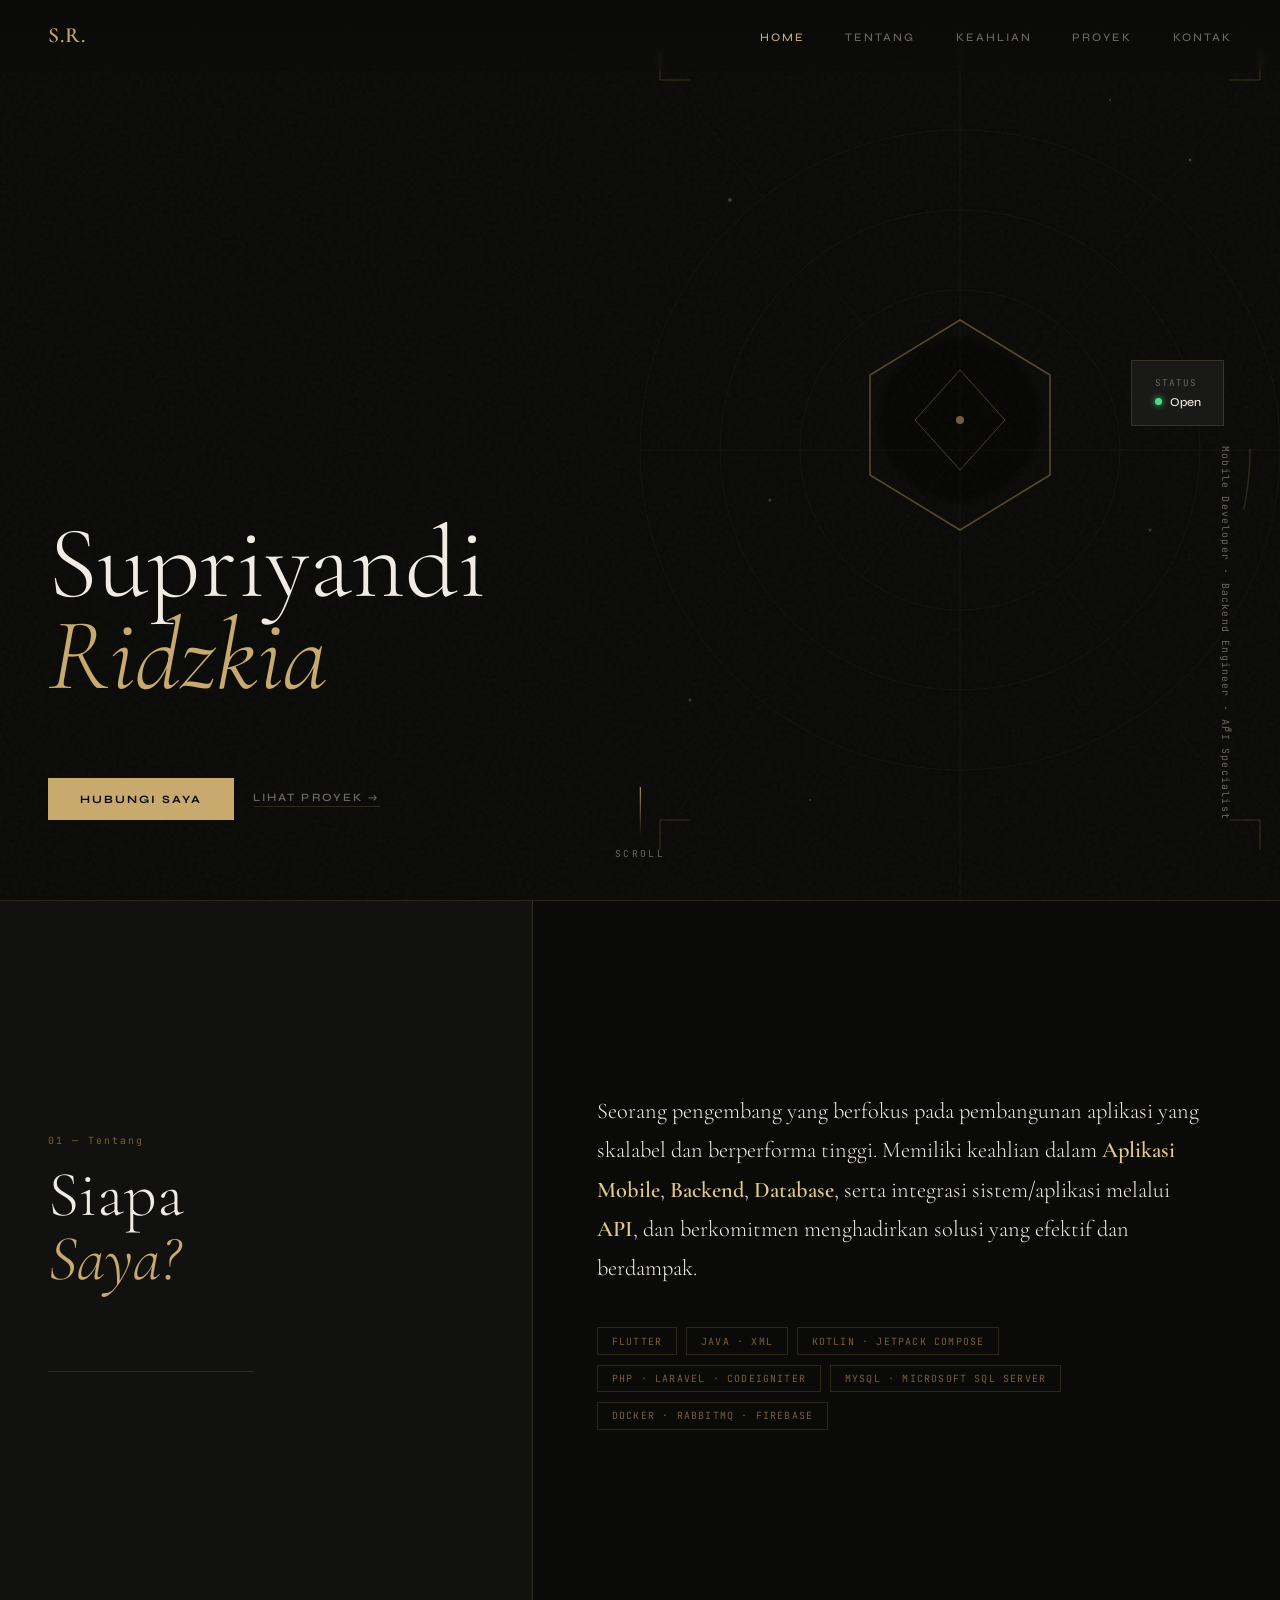
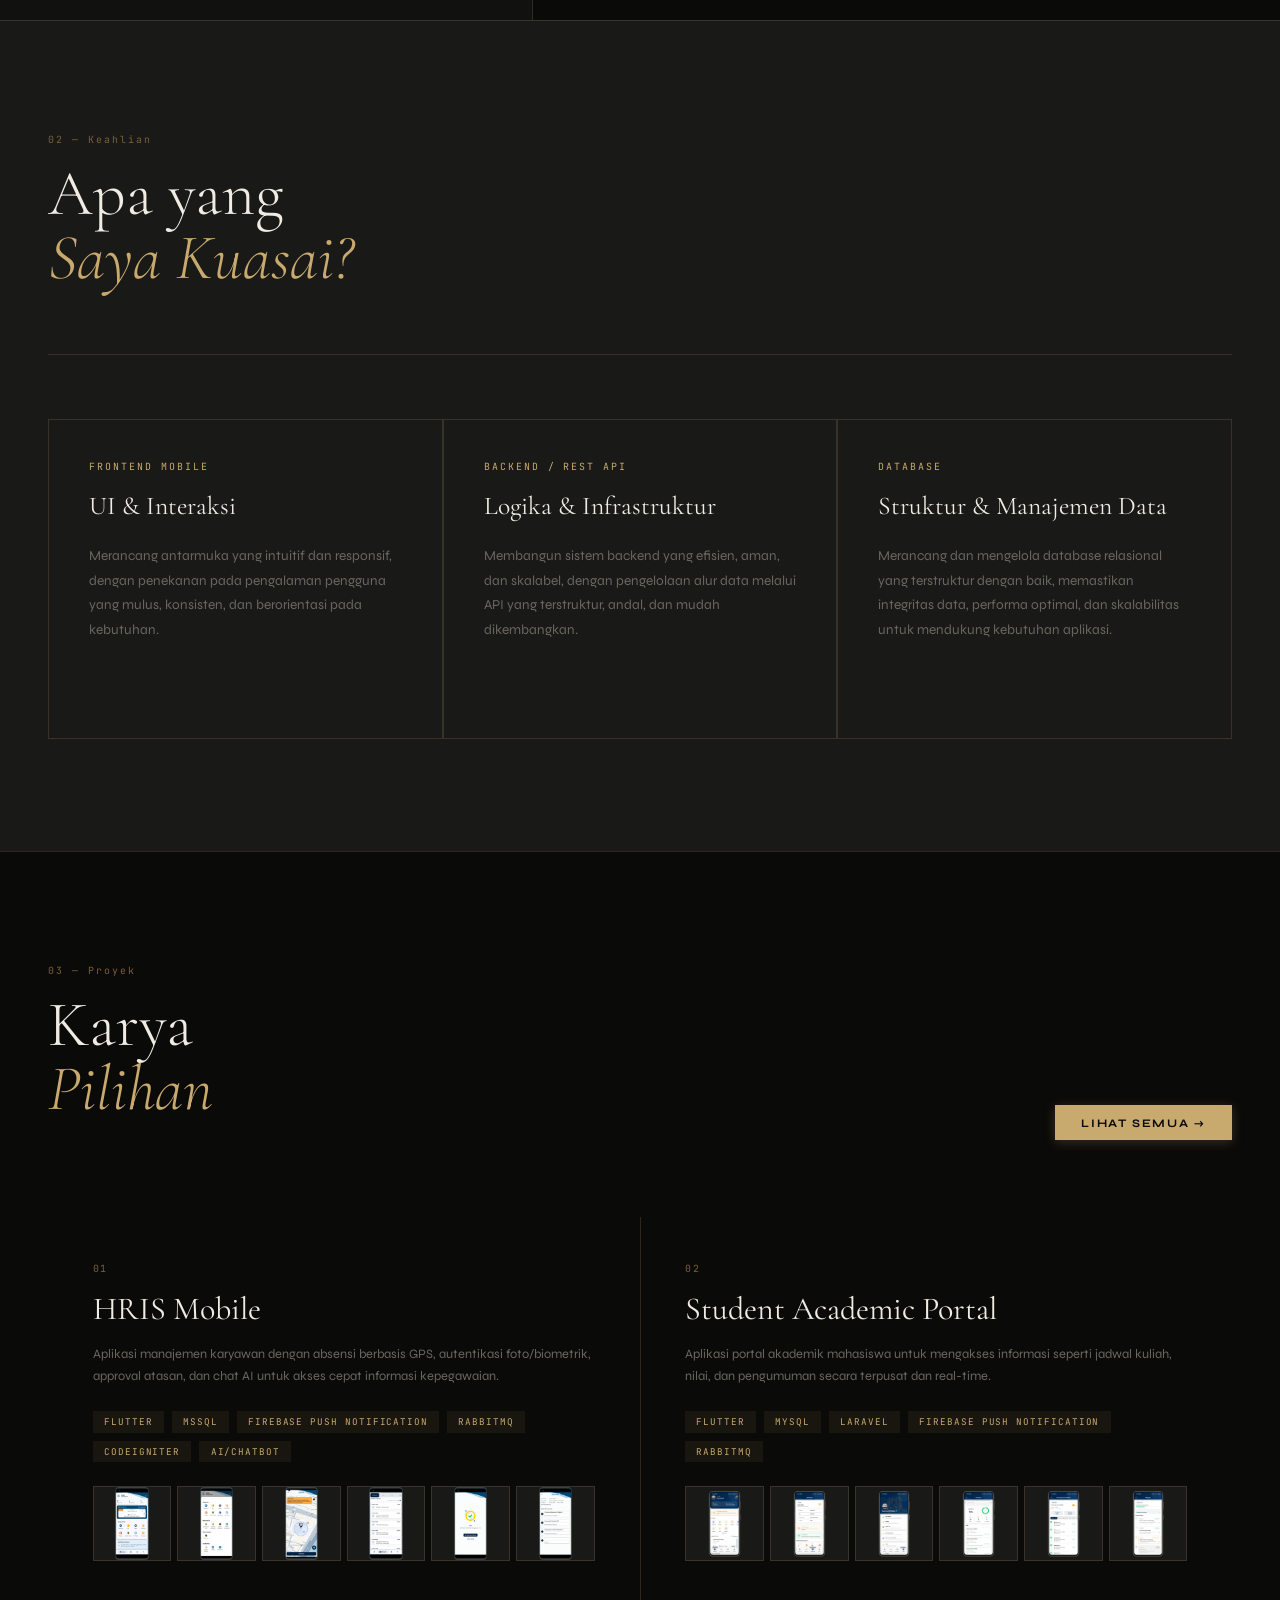
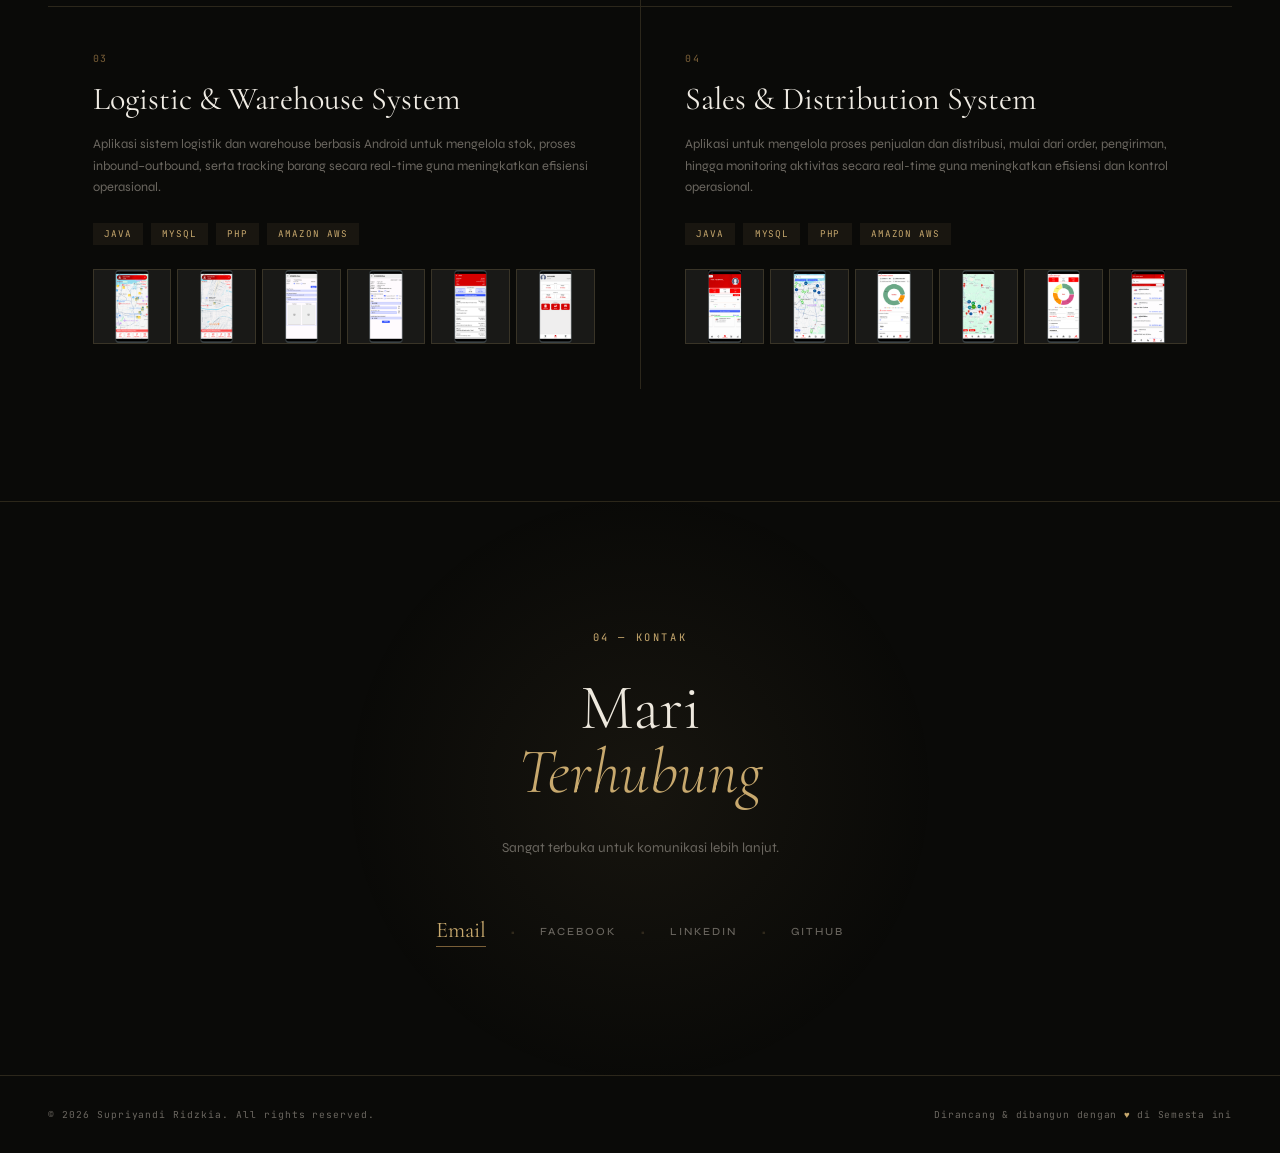
<file: index.html>
<!DOCTYPE html>
<html lang="id">
<head>
  <meta charset="UTF-8" />
  <meta name="viewport" content="width=device-width, initial-scale=1.0" />
  <title>Surpiyandi Ridzkia</title>
  <link rel="preconnect" href="https://fonts.googleapis.com" />
  <link rel="preconnect" href="https://fonts.gstatic.com" crossorigin />
  <link href="https://fonts.googleapis.com/css2?family=Cormorant+Garamond:ital,wght@0,300;0,400;0,600;0,700;1,300;1,400&family=Syne:wght@400;500;600;700;800&family=JetBrains+Mono:wght@300;400&display=swap" rel="stylesheet" />

  <link rel="stylesheet" href="assets/css/index2.css">
</head>
<body>

  <!-- CURSOR -->
  <div class="cursor" id="cursor"></div>
  <div class="cursor-ring" id="cursorRing"></div>

  <!-- NAV -->
  <div class="nav-overlay" id="navOverlay"></div>
  <nav>
    <a href="#hero" class="nav-logo">S.R<em style="font-style:normal;color:var(--gold)">.</em></a>
    <button class="nav-toggle" id="navToggle" aria-label="Menu">
      <span></span><span></span><span></span>
    </button>
    <ul class="nav-links" id="navLinks">
      <li><a href="#hero">Home</a></li>
      <li><a href="#about">Tentang</a></li>
      <li><a href="#skills">Keahlian</a></li>
      <li><a href="#projects">Proyek</a></li>
      <li><a href="#contact">Kontak</a></li>
    </ul>
  </nav>

  <!-- ========= HERO ========= -->
  <section id="hero">
    <div class="hero-left">
      <h1 class="hero-name">
        Supriyandi<br/><em>Ridzkia</em>
      </h1>
      <p class="hero-tagline">
        
      </p>
      <div class="hero-cta">
        <a href="#contact" class="btn-primary">Hubungi Saya</a>
        <a href="projects.html" class="btn-ghost">Lihat Proyek →</a>
      </div>
    </div>

    <div class="hero-right">
      <div class="hero-art">
        <!-- Decorative geometric art -->
        <svg viewBox="0 0 700 900" xmlns="http://www.w3.org/2000/svg" preserveAspectRatio="xMidYMid slice">
          <!-- Background circles -->
          <circle cx="350" cy="450" r="320" fill="none" stroke="rgba(200,169,110,0.06)" stroke-width="1"/>
          <circle cx="350" cy="450" r="240" fill="none" stroke="rgba(200,169,110,0.06)" stroke-width="1"/>
          <circle cx="350" cy="450" r="160" fill="none" stroke="rgba(200,169,110,0.06)" stroke-width="1"/>

          <!-- Animated arc -->
          <circle cx="350" cy="450" r="290" fill="none" stroke="rgba(200,169,110,0.18)" stroke-width="1.5"
                  stroke-dasharray="60 1760"
                  style="animation: rotate 18s linear infinite; transform-origin:350px 450px;"/>

          <!-- Grid lines -->
          <line x1="0" y1="450" x2="700" y2="450" stroke="rgba(200,169,110,0.06)" stroke-width="1"/>
          <line x1="350" y1="0" x2="350" y2="900" stroke="rgba(200,169,110,0.06)" stroke-width="1"/>

          <!-- Diagonal accent lines -->
          <line x1="0" y1="0" x2="700" y2="900" stroke="rgba(200,169,110,0.04)" stroke-width="1"/>
          <line x1="700" y1="0" x2="0" y2="900" stroke="rgba(200,169,110,0.04)" stroke-width="1"/>

          <!-- Central floating element -->
          <g style="animation: float 5s ease-in-out infinite; transform-origin: 350px 450px;">
            <!-- Hexagon outline -->
            <polygon points="350,320 440,375 440,475 350,530 260,475 260,375"
                     fill="none" stroke="rgba(200,169,110,0.4)" stroke-width="1.5"/>
            <!-- Inner diamond -->
            <polygon points="350,370 395,420 350,470 305,420"
                     fill="none" stroke="rgba(200,169,110,0.5)" stroke-width="1"/>
            <!-- Center dot -->
            <circle cx="350" cy="420" r="4" fill="#c8a96e" opacity="0.8"/>
          </g>

          <!-- Corner ornaments -->
          <g opacity="0.25" stroke="#c8a96e" stroke-width="1" fill="none">
            <path d="M50,50 L50,80 L80,80"/>
            <path d="M650,50 L650,80 L620,80"/>
            <path d="M50,850 L50,820 L80,820"/>
            <path d="M650,850 L650,820 L620,820"/>
          </g>

          <!-- Scattered small dots -->
          <g fill="#c8a96e" opacity="0.3">
            <circle cx="120" cy="200" r="2"/>
            <circle cx="580" cy="160" r="1.5"/>
            <circle cx="80"  cy="700" r="1.5"/>
            <circle cx="620" cy="730" r="2"/>
            <circle cx="200" cy="800" r="1"/>
            <circle cx="500" cy="100" r="1"/>
            <circle cx="160" cy="500" r="1.5"/>
            <circle cx="540" cy="530" r="1.5"/>
          </g>

          <!-- Glowing accent circle -->
          <circle cx="350" cy="420" r="80" fill="radial-gradient(circle, rgba(200,169,110,0.1) 0%, transparent 70%)"
                  opacity="0.3" style="filter: blur(2px);"/>
        </svg>
      </div>

      <!-- Floating status badge -->
      <div class="hero-badge hero-badge-status">
        <div class="hero-badge-label">STATUS</div>
        <div class="hero-badge-value">
          <span class="hero-badge-dot"></span>
          <span>Open</span>
        </div>
      </div>
    </div>

    <div class="hero-scroll-hint">
      <div class="scroll-line"></div>
      <span class="scroll-label">Scroll</span>
    </div>
    <div class="hero-counter">Mobile Developer · Backend Engineer · API Specialist</div>
  </section>

  <!-- ========= ABOUT ========= -->
  <section id="about">
    <div class="about-left reveal">
      <p class="section-number">01 — Tentang</p>
      <h2 class="section-title">
        Siapa<br/><em>Saya?</em>
      </h2>
      <div class="about-stats">
        <div class="stat reveal reveal-delay-1">
        </div>
      </div>
    </div>

    <div class="about-right reveal">
      <p class="about-body">
        Seorang pengembang yang berfokus pada pembangunan aplikasi yang skalabel dan berperforma tinggi. Memiliki keahlian dalam <strong>Aplikasi Mobile</strong>, <strong>Backend</strong>, <strong>Database</strong>, serta integrasi sistem/aplikasi melalui <strong>API</strong>, dan berkomitmen menghadirkan solusi yang efektif dan berdampak.
      </p>
      <div class="about-tags">
        <span class="tag">Flutter</span>
        <span class="tag">Java · XML</span>
        <span class="tag">Kotlin · Jetpack Compose</span>
        <span class="tag">PHP · Laravel · CodeIgniter</span>
        <span class="tag">MySQL · Microsoft SQL Server</span>
        <span class="tag">Docker · RabbitMQ · Firebase</span>
      </div>
    </div>
  </section>

  <!-- ========= SKILLS ========= -->
  <section id="skills">
    <div class="skills-header reveal">
      <div>
        <p class="section-number">02 — Keahlian</p>
        <h2 class="section-title">Apa yang<br/><em>Saya Kuasai?</em></h2>
      </div>
    </div>

    <div class="skills-grid">
      <div class="skill-category reveal reveal-delay-1">
        <p class="skill-cat-label">Frontend Mobile</p>
        <h3 class="skill-cat-title">UI &amp; Interaksi</h3>
        <p class="contact-sub reveal reveal-delay-1">Merancang antarmuka yang intuitif dan responsif, dengan penekanan pada pengalaman pengguna yang mulus, konsisten, dan berorientasi pada kebutuhan.</p>
      </div>

      <div class="skill-category reveal reveal-delay-2">
        <p class="skill-cat-label">Backend / REST API</p>
        <h3 class="skill-cat-title">Logika &amp; Infrastruktur</h3>
        <p class="contact-sub reveal reveal-delay-1">Membangun sistem backend yang efisien, aman, dan skalabel, dengan pengelolaan alur data melalui API yang terstruktur, andal, dan mudah dikembangkan.</p>
      </div>

      <div class="skill-category reveal reveal-delay-3">
        <p class="skill-cat-label">Database</p>
        <h3 class="skill-cat-title">Struktur &amp; Manajemen Data</h3>
        <p class="contact-sub reveal reveal-delay-1">Merancang dan mengelola database relasional yang terstruktur dengan baik, memastikan integritas data, performa optimal, dan skalabilitas untuk mendukung kebutuhan aplikasi.</p>
      </div>
    </div>
  </section>

  <!-- ========= PROJECTS ========= -->
  <section id="projects">
    <div class="projects-header reveal">
      <div>
        <p class="section-number">03 — Proyek</p>
        <h2 class="section-title">Karya<br/><em>Pilihan</em></h2>
      </div>
      <a href="projects.html" class="btn-ghost--prominent" style="margin-bottom:0.8rem;">Lihat Semua →</a>
    </div>

    <div class="project-grid">

      <!-- Project 1 -->
      <a href="project-detail.html?id=1" class="project-card reveal reveal-delay-1">
        <p class="project-num">01</p>
        <h3 class="project-title">HRIS Mobile</h3>
        <p class="project-desc">Aplikasi manajemen karyawan dengan absensi berbasis GPS, autentikasi foto/biometrik, approval atasan, dan chat AI untuk akses cepat informasi kepegawaian.</p>
        <div class="project-stack" style="margin-bottom:1.5rem;">
          <span class="stack-pill">Flutter</span>
          <span class="stack-pill">MSSQL</span>
          <span class="stack-pill">Firebase Push Notification</span>
          <span class="stack-pill">RabbitMQ</span>
          <span class="stack-pill">CodeIgniter</span>
          <span class="stack-pill">AI/Chatbot</span>
        </div>
        <div class="project-thumbs" data-project-id="1" style="margin-top:1.5rem;"></div>
      </a>

      <!-- Project 2 -->
      <a href="project-detail.html?id=2" class="project-card reveal reveal-delay-2">
        <p class="project-num">02</p>
        <h3 class="project-title">Student Academic Portal</h3>
        <p class="project-desc">Aplikasi portal akademik mahasiswa untuk mengakses informasi seperti jadwal kuliah, nilai, dan pengumuman secara terpusat dan real-time.</p>
        <div class="project-stack" style="margin-bottom:1.5rem;">
          <span class="stack-pill">Flutter</span>
          <span class="stack-pill">MySQL</span>
          <span class="stack-pill">Laravel</span>
          <span class="stack-pill">Firebase Push Notification</span>
          <span class="stack-pill">RabbitMQ</span>
        </div>
        <div class="project-thumbs" data-project-id="2" style="margin-top:1.5rem;"></div>
      </a>

      <!-- Project 3 -->
      <a href="project-detail.html?id=3" class="project-card reveal reveal-delay-2">
        <p class="project-num">03</p>
        <h3 class="project-title">Logistic & Warehouse System</h3>
        <p class="project-desc">Aplikasi sistem logistik dan warehouse berbasis Android untuk mengelola stok, proses inbound–outbound, serta tracking barang secara real-time guna meningkatkan efisiensi operasional.</p>
        <div class="project-stack" style="margin-bottom:1.5rem;">
          <span class="stack-pill">JAVA</span>
          <span class="stack-pill">MySQL</span>
          <span class="stack-pill">PHP</span>
          <span class="stack-pill">Amazon AWS</span>
        </div>
        <div class="project-thumbs" data-project-id="3" style="margin-top:1.5rem;"></div>
      </a>

      <!-- Project 4 -->
      <a href="project-detail.html?id=4" class="project-card reveal reveal-delay-2">
        <p class="project-num">04</p>
        <h3 class="project-title">Sales & Distribution System</h3>
        <p class="project-desc">Aplikasi untuk mengelola proses penjualan dan distribusi, mulai dari order, pengiriman, hingga monitoring aktivitas secara real-time guna meningkatkan efisiensi dan kontrol operasional.</p>
        <div class="project-stack" style="margin-bottom:1.5rem;">
          <span class="stack-pill">JAVA</span>
          <span class="stack-pill">MySQL</span>
          <span class="stack-pill">PHP</span>
          <span class="stack-pill">Amazon AWS</span>
        </div>
        <div class="project-thumbs" data-project-id="4" style="margin-top:1.5rem;"></div>
      </a>

    </div>

    <script>
      document.querySelectorAll('.project-thumbs[data-project-id]').forEach(function(container) {
        var pid = container.getAttribute('data-project-id');
        (function probe(n) {
          if (n > 6) return;
          var img = new Image();
          img.onload = function() {
            var thumb = document.createElement('div');
            thumb.className = 'project-thumb';
            var el = document.createElement('img');
            el.className = 'pv-svg';
            el.src = img.src;
            el.alt = 'Screenshot ' + n;
            el.loading = 'lazy';
            thumb.appendChild(el);
            container.appendChild(thumb);
            probe(n + 1);
          };
          img.onerror = function() {};
          img.src = 'assets/img/proyek/' + pid + '/' + n + '.png';
        })(1);
      });
    </script>
  </section>

  <!-- ========= CONTACT ========= -->
  <section id="contact">
    <p class="contact-label">04 — Kontak</p>
    <h2 class="section-title">Mari<br/><em>Terhubung</em></h2>
    <p class="contact-sub reveal reveal-delay-1">
      Sangat terbuka untuk komunikasi lebih lanjut.
    </p>
    <div class="contact-links reveal reveal-delay-2">
      <a href="mailto:lionelyayan@gmail.com" class="contact-email">Email</a>
      <span class="contact-divider">·</span>
      <a href="https://facebook.com/lionelyayan" class="social-link" target="_blank">Facebook</a>
      <span class="contact-divider">·</span>
      <a href="https://www.linkedin.com/in/lionelyayan" class="social-link" target="_blank">LinkedIn</a>
      <span class="contact-divider">·</span>
      <a href="https://github.com/lionelyayan" class="social-link" target="_blank">GitHub</a>
    </div>
  </section>

  <!-- FOOTER -->
  <footer>
    <p class="footer-copy">© 2026 Supriyandi Ridzkia. All rights reserved.</p>
    <p class="footer-made">Dirancang &amp; dibangun dengan <span>♥</span> di Semesta ini</p>
  </footer>

  <script src="assets/js/index2.js"></script>
</body>
</html>
</file>
<file: assets/css/index2.css>
/* ===== RESET & BASE ===== */
*,
*::before,
*::after {
  box-sizing: border-box;
  margin: 0;
  padding: 0;
}

:root {
  --bg: #0a0a08;
  --bg2: #111110;
  --bg3: #191917;
  --gold: #c8a96e;
  --gold-light: #e2c98a;
  --gold-dim: #7a5f38;
  --white: #f0ece4;
  --muted: #6b6760;
  --border: rgba(200, 169, 110, 0.18);

  --font-display: 'Cormorant Garamond', Georgia, serif;
  --font-ui: 'Syne', sans-serif;
  --font-mono: 'JetBrains Mono', monospace;
}

html {
  scroll-behavior: smooth;
}

body {
  background: var(--bg);
  color: var(--white);
  font-family: var(--font-ui);
  overflow-x: hidden;
  cursor: default;
}

/* ===== CUSTOM CURSOR ===== */
.cursor {
  width: 6px;
  height: 6px;
  background: var(--gold);
  border-radius: 50%;
  position: fixed;
  top: 0;
  left: 0;
  pointer-events: none;
  z-index: 9999;
  will-change: transform;
}

.cursor-ring {
  width: 28px;
  height: 28px;
  border: 1px solid var(--gold);
  border-radius: 50%;
  position: fixed;
  top: 0;
  left: 0;
  pointer-events: none;
  z-index: 9998;
  will-change: transform;
  opacity: 0.5;
}

/* ===== NOISE OVERLAY ===== */
body::before {
  content: '';
  position: fixed;
  inset: 0;
  background-image: url("data:image/svg+xml,%3Csvg viewBox='0 0 256 256' xmlns='http://www.w3.org/2000/svg'%3E%3Cfilter id='n'%3E%3CfeTurbulence type='fractalNoise' baseFrequency='0.9' numOctaves='4' stitchTiles='stitch'/%3E%3C/filter%3E%3Crect width='100%25' height='100%25' filter='url(%23n)' opacity='1'/%3E%3C/svg%3E");
  opacity: 0.035;
  pointer-events: none;
  z-index: 0;
}

/* ===== NAV ===== */
nav {
  position: fixed;
  top: 0;
  left: 0;
  right: 0;
  display: flex;
  justify-content: space-between;
  align-items: center;
  padding: 1.4rem 3rem;
  z-index: 100;
  background: linear-gradient(to bottom, rgba(10, 10, 8, 0.95) 0%, transparent 100%);
  backdrop-filter: blur(2px);
}

.nav-logo {
  font-family: var(--font-display);
  font-size: 1.35rem;
  font-weight: 600;
  color: var(--gold);
  letter-spacing: 0.04em;
  text-decoration: none;
}

.nav-links {
  display: flex;
  gap: 2.5rem;
  list-style: none;
}

.nav-links a {
  font-size: 0.72rem;
  letter-spacing: 0.18em;
  text-transform: uppercase;
  color: var(--muted);
  text-decoration: none;
  transition: color 0.25s;
  font-weight: 500;
}

.nav-links a:hover {
  color: var(--gold-light);
}

.nav-overlay {
  position: fixed;
  inset: 0;
  background: rgba(0, 0, 0, 0.5);
  z-index: 99;
  opacity: 0;
  pointer-events: none;
  transition: opacity 0.35s ease;
}

.nav-overlay.open {
  opacity: 1;
  pointer-events: auto;
}

/* ===== HAMBURGER BUTTON ===== */
.nav-toggle {
  display: none;
  flex-direction: column;
  gap: 5px;
  background: none;
  border: none;
  cursor: pointer;
  padding: 4px;
  z-index: 101;
}

.nav-toggle span {
  display: block;
  width: 22px;
  height: 1.5px;
  background: var(--gold);
  transition: transform 0.3s, opacity 0.3s;
}

.nav-toggle.active span:nth-child(1) {
  transform: translateY(6.5px) rotate(45deg);
}

.nav-toggle.active span:nth-child(2) {
  opacity: 0;
}

.nav-toggle.active span:nth-child(3) {
  transform: translateY(-6.5px) rotate(-45deg);
}

/* ===== HERO ===== */
#hero {
  min-height: 100vh;
  display: grid;
  grid-template-columns: 1fr 1fr;
  position: relative;
  overflow: hidden;
}

.hero-left {
  display: flex;
  flex-direction: column;
  justify-content: flex-end;
  padding: 8rem 3rem 5rem 3rem;
  position: relative;
  z-index: 2;
}

.hero-eyebrow {
  font-family: var(--font-mono);
  font-size: 0.68rem;
  color: var(--gold);
  letter-spacing: 0.22em;
  text-transform: uppercase;
  margin-bottom: 1.4rem;
  opacity: 0;
  animation: fadeUp 0.8s 0.2s forwards;
}

.hero-name {
  font-family: var(--font-display);
  font-size: clamp(4rem, 8vw, 9rem);
  font-weight: 300;
  line-height: 0.9;
  color: var(--white);
  margin-bottom: 1.8rem;
  opacity: 0;
  animation: fadeUp 0.9s 0.4s forwards;
}

.hero-name em {
  font-style: italic;
  color: var(--gold);
}

.hero-tagline {
  font-size: 0.85rem;
  color: var(--muted);
  max-width: 30ch;
  line-height: 1.75;
  letter-spacing: 0.04em;
  margin-bottom: 3rem;
  opacity: 0;
  animation: fadeUp 0.9s 0.6s forwards;
}

.hero-cta {
  display: flex;
  gap: 1.2rem;
  align-items: center;
  opacity: 0;
  animation: fadeUp 0.9s 0.8s forwards;
}

.btn-primary {
  background: var(--gold);
  color: var(--bg);
  font-family: var(--font-ui);
  font-size: 0.7rem;
  font-weight: 700;
  letter-spacing: 0.18em;
  text-transform: uppercase;
  padding: 0.9rem 2rem;
  text-decoration: none;
  transition: background 0.25s, transform 0.2s;
}

.btn-primary:hover {
  background: var(--gold-light);
  transform: translateY(-2px);
}

.btn-ghost {
  font-size: 0.7rem;
  font-weight: 600;
  letter-spacing: 0.18em;
  text-transform: uppercase;
  color: var(--muted);
  text-decoration: none;
  border-bottom: 1px solid var(--border);
  padding-bottom: 0.1rem;
  transition: color 0.25s, border-color 0.25s;
}

.btn-ghost:hover {
  color: var(--gold);
  border-color: var(--gold);
}

/* Prominent variant for "Lihat Semua" in projects header */
.btn-ghost--prominent {
  font-size: 0.72rem;
  font-weight: 700;
  color: var(--bg);
  background: var(--gold);
  border: 1px solid var(--gold);
  border-bottom: none;
  padding: 0.65rem 1.6rem;
  letter-spacing: 0.14em;
  text-transform: uppercase;
  text-decoration: none;
  display: inline-flex;
  align-items: center;
  gap: 0.5rem;
  transition: background 0.25s, color 0.25s, transform 0.2s, box-shadow 0.25s;
  box-shadow: 0 2px 12px rgba(200, 169, 110, 0.25);
}

.btn-ghost--prominent:hover {
  background: var(--gold-light);
  color: var(--bg);
  transform: translateY(-2px);
  box-shadow: 0 4px 20px rgba(200, 169, 110, 0.35);
}

.hero-right {
  position: relative;
  display: flex;
  align-items: center;
  justify-content: center;
  overflow: hidden;
}

/* Abstract geometric art for hero right */
.hero-art {
  position: absolute;
  inset: 0;
  opacity: 0;
  animation: fadeIn 1.5s 0.3s forwards;
}

.hero-art svg {
  width: 100%;
  height: 100%;
}

/* Hero floating badges */
.hero-badge {
  position: absolute;
  opacity: 0;
}

.hero-badge-label {
  font-family: var(--font-mono);
  font-size: 0.58rem;
  color: var(--muted);
  letter-spacing: 0.12em;
  margin-bottom: 0.35rem;
}

.hero-badge-status {
  top: 40%;
  right: 3.5rem;
  background: var(--bg3);
  border: 1px solid var(--border);
  padding: 1rem 1.4rem;
  animation: fadeUp 0.8s 1s forwards;
}

.hero-badge-value {
  display: flex;
  align-items: center;
  gap: 0.5rem;
  font-size: 0.75rem;
  color: var(--white);
  font-weight: 500;
}

.hero-badge-dot {
  width: 7px;
  height: 7px;
  border-radius: 50%;
  background: #4ade80;
  box-shadow: 0 0 6px #4ade80;
  flex-shrink: 0;
}

.hero-badge-year {
  bottom: 5rem;
  left: 3rem;
  animation: fadeIn 0.8s 1.2s forwards;
}

.hero-badge-year .hero-badge-label {
  letter-spacing: 0.15em;
}

.hero-badge-number {
  font-family: var(--font-display);
  font-size: 2.8rem;
  font-weight: 600;
  color: var(--gold);
  line-height: 1;
}

.hero-scroll-hint {
  position: absolute;
  bottom: 2.5rem;
  left: 50%;
  transform: translateX(-50%);
  display: flex;
  flex-direction: column;
  align-items: center;
  gap: 0.6rem;
  z-index: 2;
  opacity: 0;
  animation: fadeIn 1s 1.5s forwards;
}

.scroll-line {
  width: 1px;
  height: 50px;
  background: linear-gradient(to bottom, var(--gold), transparent);
  animation: scrollPulse 2s infinite;
}

.scroll-label {
  font-size: 0.6rem;
  letter-spacing: 0.25em;
  text-transform: uppercase;
  color: var(--muted);
  font-family: var(--font-mono);
}

/* Vertical text decoration */
.hero-counter {
  position: absolute;
  right: 3rem;
  bottom: 5rem;
  writing-mode: vertical-lr;
  font-family: var(--font-mono);
  font-size: 0.62rem;
  color: var(--muted);
  letter-spacing: 0.12em;
  opacity: 0;
  animation: fadeIn 1s 1.2s forwards;
}

/* ===== ABOUT ===== */
#about {
  display: grid;
  grid-template-columns: 1fr 1.4fr;
  min-height: 80vh;
  position: relative;
  border-top: 1px solid var(--border);
}

.about-left {
  padding: 6rem 3rem;
  background: var(--bg2);
  display: flex;
  flex-direction: column;
  justify-content: center;
  border-right: 1px solid var(--border);
  position: relative;
}

.section-number {
  font-family: var(--font-mono);
  font-size: 0.62rem;
  color: var(--gold-dim);
  letter-spacing: 0.2em;
  margin-bottom: 1rem;
}

.section-title {
  font-family: var(--font-display);
  font-size: clamp(2.5rem, 5vw, 5rem);
  font-weight: 300;
  line-height: 1;
  color: var(--white);
  margin-bottom: 2rem;
}

.section-title em {
  font-style: italic;
  color: var(--gold);
}

.about-stats {
  display: grid;
  grid-template-columns: 1fr 1fr;
  gap: 1.5rem;
  margin-top: 3rem;
}

.stat {
  border-top: 1px solid var(--border);
  padding-top: 1rem;
}

.stat-number {
  font-family: var(--font-display);
  font-size: 3rem;
  font-weight: 600;
  color: var(--gold);
  line-height: 1;
}

.stat-label {
  font-size: 0.65rem;
  letter-spacing: 0.14em;
  text-transform: uppercase;
  color: var(--muted);
  margin-top: 0.35rem;
}

.about-right {
  padding: 6rem 4rem;
  display: flex;
  flex-direction: column;
  justify-content: center;
}

.about-body {
  font-family: var(--font-display);
  font-size: 1.4rem;
  font-weight: 300;
  line-height: 1.75;
  color: var(--white);
  margin-bottom: 2.5rem;
}

.about-body strong {
  font-weight: 600;
  color: var(--gold-light);
}

.about-tags {
  display: flex;
  flex-wrap: wrap;
  gap: 0.6rem;
}

.tag {
  font-family: var(--font-mono);
  font-size: 0.62rem;
  letter-spacing: 0.12em;
  text-transform: uppercase;
  color: var(--gold-dim);
  border: 1px solid var(--border);
  padding: 0.4rem 0.85rem;
  transition: border-color 0.25s, color 0.25s;
}

.tag:hover {
  border-color: var(--gold);
  color: var(--gold);
}

/* ===== SKILLS ===== */
#skills {
  padding: 7rem 3rem;
  background: var(--bg3);
  border-top: 1px solid var(--border);
}

.skills-header {
  display: flex;
  justify-content: space-between;
  align-items: flex-end;
  margin-bottom: 4rem;
  padding-bottom: 2rem;
  border-bottom: 1px solid var(--border);
}

.skills-grid {
  display: grid;
  grid-template-columns: repeat(3, 1fr);
  gap: 0;
}

.skill-category {
  padding: 2.5rem;
  border: 1px solid var(--border);
  border-collapse: collapse;
  transition: background 0.3s;
  position: relative;
  overflow: hidden;
}

.skill-category::before {
  content: '';
  position: absolute;
  top: 0;
  left: 0;
  width: 3px;
  height: 0;
  background: var(--gold);
  transition: height 0.4s ease;
}

.skill-category:hover {
  background: rgba(200, 169, 110, 0.04);
}

.skill-category:hover::before {
  height: 100%;
}

.skill-cat-label {
  font-size: 0.62rem;
  letter-spacing: 0.2em;
  text-transform: uppercase;
  color: var(--gold);
  margin-bottom: 1.2rem;
  font-family: var(--font-mono);
}

.skill-cat-title {
  font-family: var(--font-display);
  font-size: 1.6rem;
  font-weight: 400;
  color: var(--white);
  margin-bottom: 1.5rem;
  line-height: 1.1;
}

.skill-list {
  list-style: none;
  display: flex;
  flex-direction: column;
  gap: 0.65rem;
}

.skill-list li {
  font-size: 0.8rem;
  color: var(--muted);
  display: flex;
  align-items: center;
  gap: 0.7rem;
  transition: color 0.2s;
}

.skill-list li:hover {
  color: var(--white);
}

.skill-list li::before {
  content: '\2014';
  color: var(--gold-dim);
  font-size: 0.6rem;
}

/* ===== PROJECTS ===== */
#projects {
  padding: 7rem 3rem;
  border-top: 1px solid var(--border);
}

.projects-header {
  display: grid;
  grid-template-columns: 1fr auto;
  align-items: flex-end;
  margin-bottom: 4rem;
}

.project-grid {
  display: grid;
  grid-template-columns: 1fr 1fr;
  gap: 1px;
  background: var(--border);
}

.project-card {
  background: var(--bg);
  padding: 2.8rem;
  position: relative;
  overflow: hidden;
  transition: background 0.3s;
  text-decoration: none;
  display: block;
}

.project-card:hover {
  background: var(--bg2);
}

.project-card::after {
  content: '\2197';
  position: absolute;
  top: 2.2rem;
  right: 2.2rem;
  font-size: 1.2rem;
  color: var(--gold);
  opacity: 0;
  transform: translateY(4px);
  transition: opacity 0.25s, transform 0.25s;
}

.project-card:hover::after {
  opacity: 1;
  transform: translateY(0);
}

.project-card.featured {
  grid-column: span 2;
  display: grid;
  grid-template-columns: 1fr 1fr;
  gap: 3rem;
  align-items: center;
}

.project-num {
  font-family: var(--font-mono);
  font-size: 0.62rem;
  color: var(--gold-dim);
  letter-spacing: 0.15em;
  margin-bottom: 1rem;
}

.project-title {
  font-family: var(--font-display);
  font-size: clamp(1.5rem, 2.5vw, 2.2rem);
  font-weight: 400;
  color: var(--white);
  line-height: 1.15;
  margin-bottom: 1rem;
}

.project-desc {
  font-size: 0.8rem;
  color: var(--muted);
  line-height: 1.7;
  margin-bottom: 1.5rem;
}

.project-stack {
  display: flex;
  flex-wrap: wrap;
  gap: 0.5rem;
}

.stack-pill {
  font-family: var(--font-mono);
  font-size: 0.58rem;
  letter-spacing: 0.1em;
  text-transform: uppercase;
  color: var(--gold);
  background: rgba(200, 169, 110, 0.08);
  padding: 0.3rem 0.7rem;
}

.project-visual {
  height: 180px;
  background: var(--bg3);
  border: 1px solid var(--border);
  display: flex;
  align-items: center;
  justify-content: center;
  position: relative;
  overflow: hidden;
}

.project-visual-large {
  height: 220px;
  background: var(--bg3);
  border: 1px solid var(--border);
  display: flex;
  align-items: center;
  justify-content: center;
  overflow: hidden;
}

/* Project visuals (SVG + img) */
.pv-svg {
  width: 100%;
  height: 100%;
  object-fit: cover;
}

/* Project thumbnail strip (projects page) */
.project-thumbs {
  display: flex;
  gap: 6px;
}

.project-thumb {
  flex: 1 1 0;
  min-width: 0;
  height: 75px;
  border: 1px solid var(--border);
  background: var(--bg3);
  overflow: hidden;
  display: flex;
  align-items: center;
  justify-content: center;
  transition: border-color 0.25s;
}

.project-thumb:hover {
  border-color: var(--gold-dim);
}

.project-thumb .pv-svg {
  width: 100%;
  height: 100%;
  object-fit: contain;
}

img.lightbox-svg {
  width: 100%;
  height: auto;
  max-height: 75vh;
  object-fit: contain;
  border: 1px solid var(--border);
  border-radius: 4px;
  background: var(--bg2);
}

/* ===== BACK LINK ===== */
.back-link {
  display: inline-block;
  font-family: var(--font-mono);
  font-size: 0.65rem;
  letter-spacing: 0.12em;
  text-transform: uppercase;
  color: var(--muted);
  text-decoration: none;
  margin-bottom: 2rem;
  transition: color 0.25s;
}

.back-link:hover {
  color: var(--gold);
}

/* ===== PAGE HEADER (projects.html) ===== */
.page-header {
  padding: 8rem 3rem 4rem;
  border-bottom: 1px solid var(--border);
}

.page-header-sub {
  font-size: 0.85rem;
  color: var(--muted);
  line-height: 1.7;
  margin-top: 1.5rem;
}

/* ===== PROJECTS PAGE GRID ===== */
.projects-page {
  padding: 4rem 3rem;
}

.projects-page-grid {
  display: grid;
  grid-template-columns: repeat(2, 1fr);
  gap: 1px;
  background: var(--border);
  transition: opacity 0.2s ease;
}

.projects-page-grid.filter-fade {
  opacity: 0;
}

.projects-page-grid .project-card {
  background: var(--bg);
}

/* ===== PLATFORM FILTER ===== */
.platform-filter {
  display: flex;
  align-items: center;
  gap: 1.2rem;
  margin-bottom: 2rem;
  padding-bottom: 1.5rem;
  border-bottom: 1px solid var(--border);
}

.platform-filter-label {
  font-family: var(--font-mono);
  font-size: 0.62rem;
  letter-spacing: 0.18em;
  text-transform: uppercase;
  color: var(--gold-dim);
  flex-shrink: 0;
}

.platform-filter-btns {
  display: flex;
  gap: 0.5rem;
  flex-wrap: wrap;
}

.platform-btn {
  font-family: var(--font-ui);
  font-size: 0.72rem;
  font-weight: 500;
  letter-spacing: 0.1em;
  text-transform: uppercase;
  color: var(--muted);
  background: transparent;
  border: 1px solid var(--border);
  padding: 0.45rem 1rem;
  cursor: pointer;
  transition: color 0.25s, background 0.25s, border-color 0.25s, transform 0.15s;
}

.platform-btn:hover {
  color: var(--gold-light);
  border-color: var(--gold-dim);
  transform: translateY(-1px);
}

.platform-btn.active {
  color: var(--bg);
  background: var(--gold);
  border-color: var(--gold);
}

.platform-btn.active:hover {
  background: var(--gold-light);
  border-color: var(--gold-light);
  transform: translateY(-1px);
}

/* ===== PLATFORM PILLS (on cards) ===== */
.project-platforms {
  display: flex;
  flex-wrap: wrap;
  gap: 0.4rem;
  margin-bottom: 0.8rem;
}

.platform-pill {
  font-family: var(--font-ui);
  font-size: 0.6rem;
  font-weight: 600;
  letter-spacing: 0.08em;
  text-transform: uppercase;
  color: var(--white);
  background: transparent;
  border: 1px solid rgba(240, 236, 228, 0.2);
  padding: 0.25rem 0.65rem;
  border-radius: 20px;
  display: inline-flex;
  align-items: center;
  gap: 0.3rem;
}

.platform-pill::before {
  content: '';
  width: 5px;
  height: 5px;
  border-radius: 50%;
  background: var(--gold);
  flex-shrink: 0;
}

/* ===== EMPTY STATE ===== */
.projects-empty {
  text-align: center;
  padding: 4rem 2rem;
  font-family: var(--font-display);
  font-size: 1.2rem;
  color: var(--muted);
  font-weight: 300;
}

/* ===== DETAIL PAGE — HERO ===== */
.detail-hero {
  padding: 8rem 3rem 4rem;
  border-bottom: 1px solid var(--border);
}

.detail-title {
  font-family: var(--font-display);
  font-size: clamp(2rem, 4.5vw, 4rem);
  font-weight: 300;
  line-height: 1.1;
  color: var(--white);
  margin-bottom: 1.5rem;
}

.detail-hero .project-stack {
  margin-top: 0.5rem;
}

/* ===== DETAIL PAGE — GALLERY ===== */
.detail-gallery {
  display: grid;
  grid-template-columns: repeat(3, 1fr);
  gap: 1px;
  background: var(--border);
  border-bottom: 1px solid var(--border);
}

.detail-gallery-item {
  background: var(--bg);
  aspect-ratio: 16 / 10;
  display: flex;
  align-items: center;
  justify-content: center;
  overflow: hidden;
}

.detail-gallery-item .pv-svg {
  width: 100%;
  height: 100%;
  object-fit: contain;
}

/* ===== DETAIL PAGE — SECTIONS ===== */
.detail-section {
  padding: 4rem 3rem;
  border-bottom: 1px solid var(--border);
}

.detail-content {
  max-width: 700px;
}

.detail-content--full {
  max-width: 100%;
}

.detail-body {
  font-family: var(--font-display);
  font-size: 1.2rem;
  font-weight: 300;
  line-height: 1.8;
  color: var(--white);
  margin-top: 1rem;
}

/* ===== DETAIL PAGE — PERAN & KONTRIBUSI ===== */
.detail-role-grid {
  display: grid;
  grid-template-columns: 1fr 1.8fr;
  gap: 4rem;
}

.detail-role-left {
  display: flex;
  flex-direction: column;
  justify-content: flex-start;
}

.detail-role-list {
  display: flex;
  flex-direction: column;
  gap: 0.6rem;
  margin-top: 1rem;
}

.detail-role-badge {
  font-family: var(--font-display);
  font-size: 1.15rem;
  font-weight: 400;
  color: var(--gold);
  line-height: 1.3;
  padding: 0.55rem 1.1rem;
  border: 1px solid var(--gold-dim);
  border-left: 3px solid var(--gold);
  background: rgba(200, 169, 110, 0.04);
  transition: background 0.25s, border-color 0.25s, color 0.25s;
}

.detail-role-badge:hover {
  background: rgba(200, 169, 110, 0.1);
  border-color: var(--gold);
  color: var(--gold-light);
}

.detail-contributions {
  list-style: none;
  display: flex;
  flex-direction: column;
  gap: 0.85rem;
  margin-top: 1rem;
}

.detail-contributions li {
  font-family: var(--font-display);
  font-size: 1.1rem;
  font-weight: 300;
  line-height: 1.7;
  color: var(--white);
  display: flex;
  align-items: flex-start;
  gap: 0.8rem;
  padding: 0.5rem 0;
  border-bottom: 1px solid rgba(200, 169, 110, 0.06);
  transition: color 0.25s, border-color 0.25s;
}

.detail-contributions li:last-child {
  border-bottom: none;
}

.detail-contributions li:hover {
  color: var(--gold-light);
  border-color: rgba(200, 169, 110, 0.15);
}

.detail-contributions li::before {
  content: '\2014';
  color: var(--gold-dim);
  font-size: 0.85rem;
  flex-shrink: 0;
  margin-top: 0.15rem;
}

/* ===== DETAIL PAGE — GALLERY INTERACTIVE ===== */
.detail-gallery-item {
  cursor: pointer;
  position: relative;
  transition: transform 0.3s ease, box-shadow 0.3s ease;
}

.detail-gallery-item:hover {
  transform: scale(1.02);
  z-index: 2;
  box-shadow: 0 8px 32px rgba(200, 169, 110, 0.15);
}

.detail-gallery-item:focus-visible {
  outline: 2px solid var(--gold);
  outline-offset: -2px;
}

.gallery-hover-hint {
  position: absolute;
  bottom: 0;
  left: 0;
  right: 0;
  padding: 0.6rem 1rem;
  background: linear-gradient(to top, rgba(10, 10, 8, 0.85), transparent);
  font-family: var(--font-mono);
  font-size: 0.6rem;
  letter-spacing: 0.12em;
  text-transform: uppercase;
  color: var(--gold-light);
  opacity: 0;
  transition: opacity 0.25s ease;
  display: flex;
  align-items: center;
  gap: 0.4rem;
}

.detail-gallery-item:hover .gallery-hover-hint {
  opacity: 1;
}

/* ===== LIGHTBOX ===== */
.lightbox-overlay {
  position: fixed;
  inset: 0;
  z-index: 1000;
  background: rgba(10, 10, 8, 0.92);
  backdrop-filter: blur(12px);
  display: flex;
  align-items: center;
  justify-content: center;
  flex-direction: column;
  opacity: 0;
  pointer-events: none;
  transition: opacity 0.35s ease;
}

.lightbox-overlay.active {
  opacity: 1;
  pointer-events: auto;
}

.lightbox-content {
  width: 90vw;
  max-width: 900px;
  max-height: 75vh;
  display: flex;
  align-items: center;
  justify-content: center;
  overflow: hidden;
  position: relative;
}

.lightbox-content.is-zoomed {
  cursor: grab;
}

.lightbox-content.is-dragging {
  cursor: grabbing;
}

.lightbox-svg {
  max-width: 100%;
  height: auto;
  max-height: 75vh;
  border: 1px solid var(--border);
  border-radius: 4px;
  background: var(--bg2);
  transform-origin: center center;
  transition: transform 0.15s ease;
  user-select: none;
  -webkit-user-drag: none;
  pointer-events: none;
}

.lightbox-content.is-dragging .lightbox-svg {
  transition: none;
}

/* ===== ZOOM CONTROLS ===== */
.lightbox-zoom-controls {
  position: absolute;
  bottom: 1.5rem;
  left: 50%;
  transform: translateX(-50%);
  display: flex;
  align-items: center;
  gap: 0.35rem;
  z-index: 1002;
  background: rgba(10, 10, 8, 0.75);
  backdrop-filter: blur(8px);
  border: 1px solid var(--border);
  border-radius: 6px;
  padding: 0.3rem 0.45rem;
}

.lightbox-zoom-btn {
  background: none;
  border: 1px solid transparent;
  color: var(--white);
  font-size: 1.1rem;
  width: 36px;
  height: 36px;
  display: flex;
  align-items: center;
  justify-content: center;
  cursor: pointer;
  border-radius: 4px;
  transition: background 0.2s, border-color 0.2s, color 0.2s;
  font-family: var(--font-mono);
  line-height: 1;
}

.lightbox-zoom-btn:hover {
  background: var(--gold);
  border-color: var(--gold);
  color: var(--bg);
}

.lightbox-zoom-level {
  font-family: var(--font-mono);
  font-size: 0.62rem;
  letter-spacing: 0.1em;
  color: var(--muted);
  min-width: 3.5em;
  text-align: center;
  user-select: none;
}

.lightbox-close {
  position: absolute;
  top: 1.5rem;
  right: 1.5rem;
  background: none;
  border: 1px solid var(--border);
  color: var(--white);
  font-size: 1.8rem;
  width: 48px;
  height: 48px;
  display: flex;
  align-items: center;
  justify-content: center;
  cursor: pointer;
  transition: background 0.2s, border-color 0.2s, color 0.2s;
  border-radius: 4px;
  z-index: 1001;
}

.lightbox-close:hover {
  background: var(--gold);
  border-color: var(--gold);
  color: var(--bg);
}

.lightbox-nav {
  position: absolute;
  top: 50%;
  transform: translateY(-50%);
  background: none;
  border: 1px solid var(--border);
  color: var(--white);
  font-size: 1.4rem;
  width: 44px;
  height: 44px;
  display: flex;
  align-items: center;
  justify-content: center;
  cursor: pointer;
  transition: background 0.2s, border-color 0.2s, color 0.2s;
  border-radius: 4px;
  z-index: 1001;
}

.lightbox-nav:hover {
  background: var(--gold);
  border-color: var(--gold);
  color: var(--bg);
}

.lightbox-prev {
  left: 1.5rem;
}

.lightbox-next {
  right: 1.5rem;
}

.lightbox-counter {
  margin-top: 1.2rem;
  font-family: var(--font-mono);
  font-size: 0.7rem;
  letter-spacing: 0.15em;
  color: var(--muted);
}

/* ===== DETAIL PAGE — BOTTOM CTA ===== */
.detail-bottom-cta {
  display: flex;
  justify-content: center;
  padding: 5rem 3rem;
}

/* ===== CONTACT ===== */
#contact {
  min-height: 60vh;
  display: flex;
  flex-direction: column;
  align-items: center;
  justify-content: center;
  text-align: center;
  padding: 8rem 3rem;
  border-top: 1px solid var(--border);
  position: relative;
  overflow: hidden;
}

#contact::before {
  content: '';
  position: absolute;
  top: 50%;
  left: 50%;
  transform: translate(-50%, -50%);
  width: 600px;
  height: 600px;
  background: radial-gradient(circle, rgba(200, 169, 110, 0.07) 0%, transparent 70%);
  pointer-events: none;
}

.contact-label {
  font-family: var(--font-mono);
  font-size: 0.65rem;
  letter-spacing: 0.25em;
  text-transform: uppercase;
  color: var(--gold);
  margin-bottom: 2rem;
}

.contact-heading {
  font-family: var(--font-display);
  font-size: clamp(3rem, 7vw, 8rem);
  font-weight: 300;
  line-height: 0.9;
  color: var(--white);
  margin-bottom: 2rem;
}

.contact-heading em {
  font-style: italic;
  color: var(--gold);
}

.contact-sub {
  font-size: 0.85rem;
  color: var(--muted);
  max-width: 40ch;
  line-height: 1.8;
  margin-bottom: 3.5rem;
}

.contact-links {
  display: flex;
  gap: 1.5rem;
  align-items: center;
  flex-wrap: wrap;
  justify-content: center;
}

.contact-email {
  font-family: var(--font-display);
  font-size: 1.4rem;
  font-weight: 400;
  color: var(--gold);
  text-decoration: none;
  border-bottom: 1px solid var(--gold-dim);
  padding-bottom: 0.2rem;
  transition: color 0.25s, border-color 0.25s;
}

.contact-email:hover {
  color: var(--white);
  border-color: var(--white);
}

.contact-divider {
  color: var(--border);
  font-size: 1.5rem;
}

.social-link {
  font-size: 0.68rem;
  letter-spacing: 0.18em;
  text-transform: uppercase;
  color: var(--muted);
  text-decoration: none;
  transition: color 0.25s;
  font-weight: 500;
}

.social-link:hover {
  color: var(--gold);
}

/* ===== FOOTER ===== */
footer {
  padding: 2rem 3rem;
  border-top: 1px solid var(--border);
  display: flex;
  justify-content: space-between;
  align-items: center;
}

.footer-copy {
  font-family: var(--font-mono);
  font-size: 0.6rem;
  color: var(--muted);
  letter-spacing: 0.1em;
}

.footer-made {
  font-family: var(--font-mono);
  font-size: 0.6rem;
  color: var(--muted);
  letter-spacing: 0.08em;
}

.footer-made span {
  color: var(--gold);
}

/* ===== ANIMATIONS ===== */
@keyframes fadeUp {
  from {
    opacity: 0;
    transform: translateY(28px);
  }

  to {
    opacity: 1;
    transform: translateY(0);
  }
}

@keyframes fadeIn {
  from {
    opacity: 0;
  }

  to {
    opacity: 1;
  }
}

@keyframes scrollPulse {

  0%,
  100% {
    opacity: 1;
    transform: scaleY(1);
  }

  50% {
    opacity: 0.3;
    transform: scaleY(0.6);
  }
}

@keyframes rotate {
  from {
    transform: rotate(0deg);
  }

  to {
    transform: rotate(360deg);
  }
}

@keyframes float {

  0%,
  100% {
    transform: translateY(0);
  }

  50% {
    transform: translateY(-12px);
  }
}

@keyframes dash {
  to {
    stroke-dashoffset: 0;
  }
}

/* Scroll reveal */
.reveal {
  opacity: 0;
  transform: translateY(30px);
  transition: opacity 0.7s ease, transform 0.7s ease;
}

.reveal.visible {
  opacity: 1;
  transform: translateY(0);
}

.reveal-delay-1 {
  transition-delay: 0.1s;
}

.reveal-delay-2 {
  transition-delay: 0.2s;
}

.reveal-delay-3 {
  transition-delay: 0.3s;
}

/* ========================================================
   RESPONSIVE
   ======================================================== */

/* ===== TABLET (<=1024px) ===== */
@media (max-width: 1024px) {
  nav {
    padding: 1.2rem 2rem;
  }

  .nav-toggle {
    display: flex;
  }

  .nav-links {
    position: fixed;
    top: 0;
    right: 0;
    width: 280px;
    height: 100vh;
    height: 100dvh;
    background: var(--bg2);
    border-left: 1px solid var(--border);
    flex-direction: column;
    padding: 6rem 2.5rem 2rem;
    gap: 2rem;
    transform: translateX(100%);
    transition: transform 0.35s ease;
    z-index: 100;
  }

  .nav-links.open {
    transform: translateX(0);
  }

  .nav-links a {
    font-size: 0.82rem;
  }

  #hero {
    grid-template-columns: 1fr;
  }

  .hero-left {
    padding: 7rem 2rem 3rem;
  }

  .hero-right {
    min-height: 50vh;
  }

  .hero-counter {
    display: none;
  }

  .hero-badge-status {
    right: 2rem;
  }

  .hero-badge-year {
    left: 2rem;
    bottom: 3rem;
  }

  #about {
    grid-template-columns: 1fr;
    min-height: auto;
  }

  .about-left {
    padding: 4rem 2rem;
    border-right: none;
    border-bottom: 1px solid var(--border);
  }

  .about-right {
    padding: 4rem 2rem;
  }

  .skills-grid {
    grid-template-columns: repeat(2, 1fr);
  }

  .skills-header {
    flex-direction: column;
    align-items: flex-start;
    gap: 1.5rem;
  }

  .skills-header p {
    text-align: left;
  }

  #skills {
    padding: 5rem 2rem;
  }

  #projects {
    padding: 5rem 2rem;
  }

  .project-card.featured {
    grid-column: span 2;
    grid-template-columns: 1fr;
  }

  #contact {
    padding: 5rem 2rem;
  }

  footer {
    padding: 1.5rem 2rem;
  }

  .page-header {
    padding: 7rem 2rem 3rem;
  }

  .projects-page {
    padding: 3rem 2rem;
  }

  .detail-hero {
    padding: 7rem 2rem 3rem;
  }

  .detail-gallery {
    grid-template-columns: repeat(2, 1fr);
  }

  .detail-section {
    padding: 3rem 2rem;
  }

  .detail-bottom-cta {
    padding: 4rem 2rem;
  }

  .detail-role-grid {
    gap: 2.5rem;
  }

  .lightbox-prev {
    left: 0.8rem;
  }

  .lightbox-next {
    right: 0.8rem;
  }

  .lightbox-close {
    top: 1rem;
    right: 1rem;
  }
}

/* ===== MOBILE (<=768px) ===== */
@media (max-width: 768px) {
  body {
    cursor: auto;
  }

  /* Remove noise overlay on mobile for performance */
  body::before {
    display: none !important;
  }

  .cursor,
  .cursor-ring {
    display: none !important;
  }

  /* Disable heavy backdrop-filter on mobile */
  nav {
    backdrop-filter: none;
    -webkit-backdrop-filter: none;
  }

  /* Reduce animation complexity on mobile */
  .reveal {
    transition-duration: 0.4s;
  }

  /* Use hardware acceleration for scrolling sections */
  section {
    will-change: auto;
    transform: translateZ(0);
  }

  /* Simplify hero art on mobile */
  .hero-art svg {
    will-change: auto;
  }

  .hero-art svg circle[style*="animation"],
  .hero-art svg g[style*="animation"] {
    animation: none !important;
  }

  nav {
    padding: 1rem 1.5rem;
  }

  #hero {
    min-height: auto;
  }

  .hero-left {
    padding: 6rem 1.5rem 2.5rem;
  }

  .hero-tagline {
    max-width: 100%;
  }

  .hero-cta {
    flex-direction: column;
    align-items: flex-start;
    gap: 1rem;
  }

  .hero-right {
    min-height: 45vh;
  }

  .hero-scroll-hint {
    bottom: 1.5rem;
  }

  .hero-badge-status {
    top: auto;
    bottom: auto;
    right: 1.5rem;
    top: 1.5rem;
    padding: 0.8rem 1rem;
  }

  .hero-badge-year {
    left: 1.5rem;
    bottom: 2rem;
  }

  .hero-badge-number {
    font-size: 2.2rem;
  }

  .about-left {
    padding: 3rem 1.5rem;
  }

  .about-right {
    padding: 3rem 1.5rem;
  }

  .about-body {
    font-size: 1.15rem;
  }

  .about-stats {
    gap: 1rem;
  }

  .stat-number {
    font-size: 2.4rem;
  }

  .skills-grid {
    grid-template-columns: 1fr;
  }

  #skills {
    padding: 4rem 1.5rem;
  }

  .skill-category {
    padding: 2rem 1.5rem;
  }

  .project-grid {
    grid-template-columns: 1fr;
  }

  .project-card.featured {
    grid-column: span 1;
  }

  #projects {
    padding: 4rem 1.5rem;
  }

  .project-card {
    padding: 2rem 1.5rem;
  }

  .project-title {
    font-size: clamp(1.3rem, 5vw, 1.8rem);
  }

  .projects-header {
    grid-template-columns: 1fr;
    gap: 1rem;
  }

  #contact {
    padding: 4rem 1.5rem;
    min-height: auto;
  }

  .contact-email {
    font-size: 1.1rem;
  }

  .contact-links {
    flex-direction: column;
    gap: 1rem;
  }

  .contact-divider {
    display: none;
  }

  footer {
    flex-direction: column;
    gap: 0.8rem;
    text-align: center;
    padding: 1.5rem;
  }

  .page-header {
    padding: 6rem 1.5rem 2.5rem;
  }

  .projects-page {
    padding: 2.5rem 1.5rem;
  }

  .projects-page-grid {
    grid-template-columns: 1fr;
  }

  .platform-filter {
    flex-direction: column;
    align-items: flex-start;
    gap: 0.8rem;
  }

  .platform-btn {
    padding: 0.4rem 0.85rem;
    font-size: 0.68rem;
  }

  .detail-hero {
    padding: 6rem 1.5rem 2.5rem;
  }

  .detail-gallery {
    grid-template-columns: 1fr;
  }

  .detail-section {
    padding: 2.5rem 1.5rem;
  }

  .detail-body {
    font-size: 1.05rem;
  }

  .detail-bottom-cta {
    padding: 3rem 1.5rem;
  }

  .detail-role-grid {
    grid-template-columns: 1fr;
    gap: 2rem;
  }

  .detail-role-badge {
    font-size: 1rem;
  }

  .detail-contributions li {
    font-size: 1rem;
  }

  .gallery-hover-hint {
    opacity: 1;
  }

  .lightbox-content {
    width: 95vw;
  }

  .lightbox-nav {
    width: 36px;
    height: 36px;
    font-size: 1.1rem;
  }

  .lightbox-prev {
    left: 0.5rem;
  }

  .lightbox-next {
    right: 0.5rem;
  }

  .lightbox-close {
    top: 0.8rem;
    right: 0.8rem;
    width: 40px;
    height: 40px;
    font-size: 1.5rem;
  }
}

/* ===== SMALL MOBILE (<=480px) ===== */
@media (max-width: 480px) {
  .hero-left {
    padding: 5.5rem 1.2rem 2rem;
  }

  .hero-right {
    min-height: 35vh;
  }

  .hero-badge-status {
    display: none;
  }

  .hero-badge-year {
    left: 1.2rem;
    bottom: 1.5rem;
  }

  .hero-badge-number {
    font-size: 1.8rem;
  }

  .about-left,
  .about-right {
    padding: 2.5rem 1.2rem;
  }

  #skills {
    padding: 3rem 1.2rem;
  }

  .skill-category {
    padding: 1.5rem 1.2rem;
  }

  #projects {
    padding: 3rem 1.2rem;
  }

  .project-card {
    padding: 1.5rem 1.2rem;
  }

  #contact {
    padding: 3rem 1.2rem;
  }

  footer {
    padding: 1.2rem;
  }

  .nav-links {
    width: 100%;
  }

  .page-header {
    padding: 5.5rem 1.2rem 2rem;
  }

  .projects-page {
    padding: 2rem 1.2rem;
  }

  .platform-btn {
    padding: 0.35rem 0.7rem;
  }

  .detail-hero {
    padding: 5.5rem 1.2rem 2rem;
  }

  .detail-section {
    padding: 2rem 1.2rem;
  }

  .detail-bottom-cta {
    padding: 2.5rem 1.2rem;
  }
}
</file>
